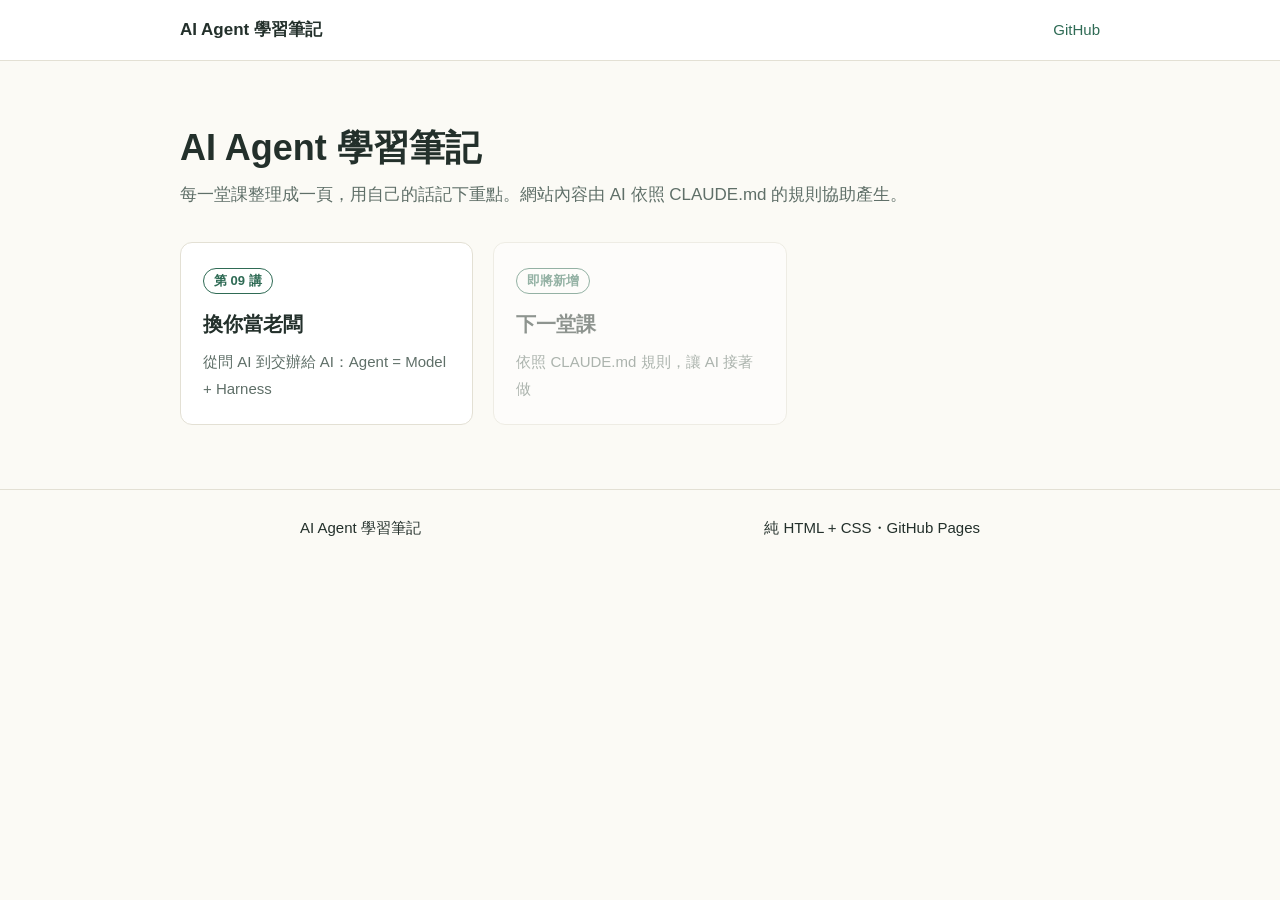
<file: index.html>
<!DOCTYPE html>
<html lang="zh-Hant-TW">
<head>
  <meta charset="UTF-8">
  <meta name="viewport" content="width=device-width, initial-scale=1.0">
  <title>AI Agent 學習筆記</title>
  <link rel="stylesheet" href="assets/style.css">
</head>
<body>

  <header class="site-header">
    <div class="wrap-wide">
      <a class="brand" href="index.html">AI Agent 學習筆記</a>
      <nav><a href="https://github.com/">GitHub</a></nav>
    </div>
  </header>

  <main class="wrap-wide">
    <section class="home-hero">
      <h1>AI Agent 學習筆記</h1>
      <p>每一堂課整理成一頁，用自己的話記下重點。網站內容由 AI 依照 CLAUDE.md 的規則協助產生。</p>
    </section>

    <section class="card-grid">
      <a class="card" href="notes/09-be-the-boss.html">
        <span class="badge">第 09 講</span>
        <h3>換你當老闆</h3>
        <p>從問 AI 到交辦給 AI：Agent = Model + Harness</p>
      </a>
      <div class="card coming">
        <span class="badge">即將新增</span>
        <h3>下一堂課</h3>
        <p>依照 CLAUDE.md 規則，讓 AI 接著做</p>
      </div>
    </section>
  </main>

  <footer class="site-footer">
    <div class="wrap">
      <span>AI Agent 學習筆記</span>
      <span>純 HTML + CSS・GitHub Pages</span>
    </div>
  </footer>

</body>
</html>
</file>
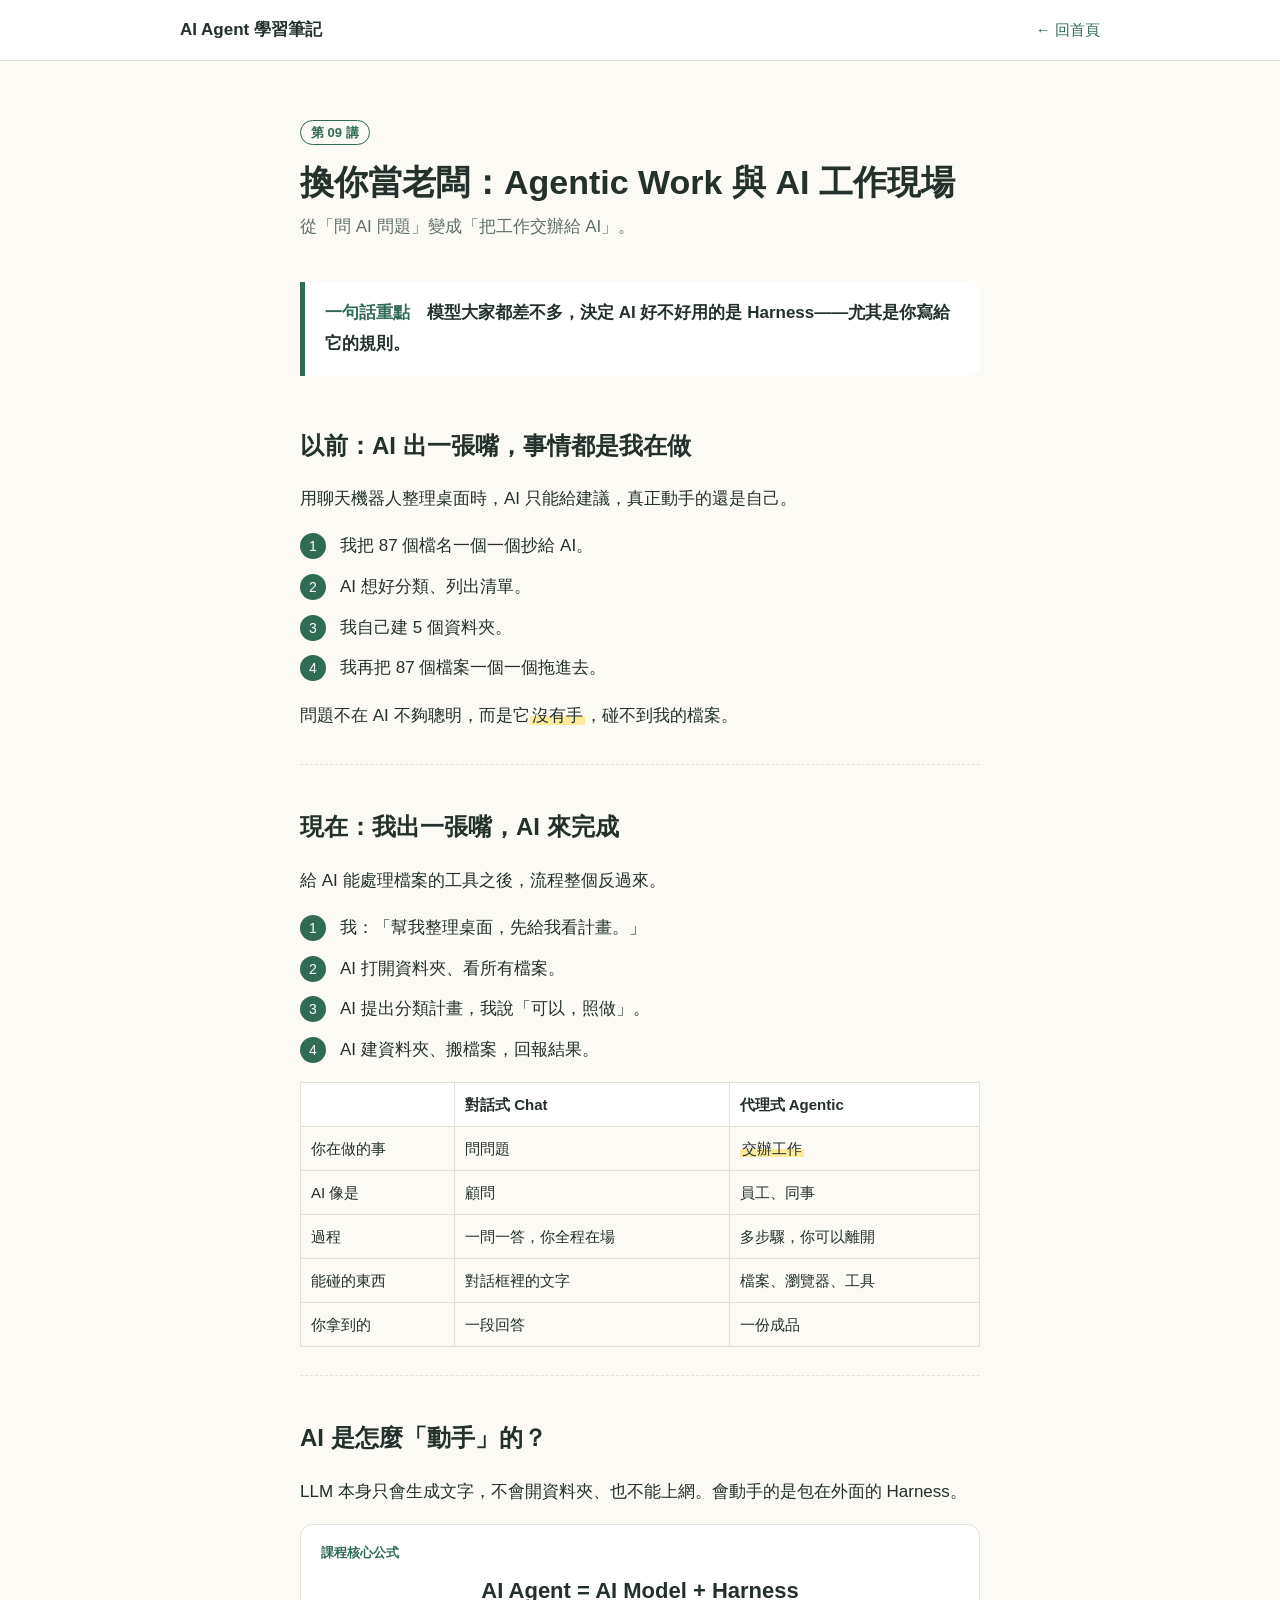
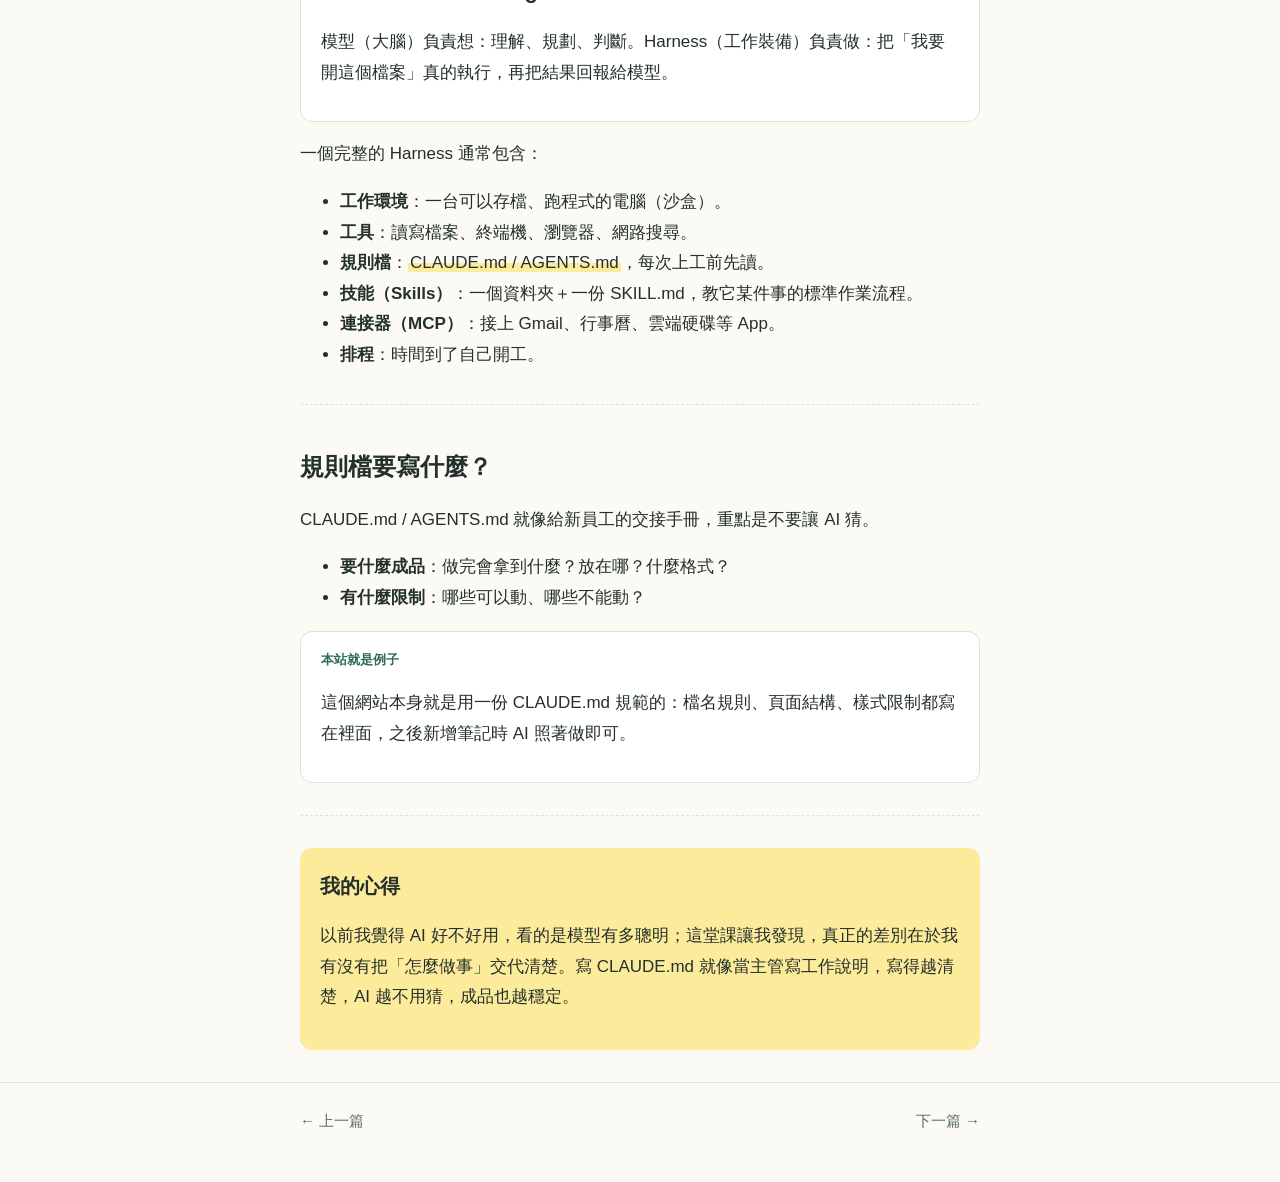
<file: notes/09-be-the-boss.html>
<!DOCTYPE html>
<html lang="zh-Hant-TW">
<head>
  <meta charset="UTF-8">
  <meta name="viewport" content="width=device-width, initial-scale=1.0">
  <title>第 09 講：換你當老闆｜AI Agent 學習筆記</title>
  <link rel="stylesheet" href="../assets/style.css">
</head>
<body>

  <header class="site-header">
    <div class="wrap-wide">
      <a class="brand" href="../index.html">AI Agent 學習筆記</a>
      <nav><a href="../index.html">← 回首頁</a></nav>
    </div>
  </header>

  <main class="wrap">
    <section class="note-hero">
      <span class="badge">第 09 講</span>
      <h1>換你當老闆：Agentic Work 與 AI 工作現場</h1>
      <p class="lead">從「問 AI 問題」變成「把工作交辦給 AI」。</p>
    </section>

    <p class="tldr">模型大家都差不多，決定 AI 好不好用的是 Harness——尤其是你寫給它的規則。</p>

    <section class="note-section">
      <h2>以前：AI 出一張嘴，事情都是我在做</h2>
      <p>用聊天機器人整理桌面時，AI 只能給建議，真正動手的還是自己。</p>
      <ol class="steps">
        <li>我把 87 個檔名一個一個抄給 AI。</li>
        <li>AI 想好分類、列出清單。</li>
        <li>我自己建 5 個資料夾。</li>
        <li>我再把 87 個檔案一個一個拖進去。</li>
      </ol>
      <p>問題不在 AI 不夠聰明，而是它<mark>沒有手</mark>，碰不到我的檔案。</p>
    </section>

    <section class="note-section">
      <h2>現在：我出一張嘴，AI 來完成</h2>
      <p>給 AI 能處理檔案的工具之後，流程整個反過來。</p>
      <ol class="steps">
        <li>我：「幫我整理桌面，先給我看計畫。」</li>
        <li>AI 打開資料夾、看所有檔案。</li>
        <li>AI 提出分類計畫，我說「可以，照做」。</li>
        <li>AI 建資料夾、搬檔案，回報結果。</li>
      </ol>
      <table class="compare">
        <tr><th></th><th>對話式 Chat</th><th>代理式 Agentic</th></tr>
        <tr><td>你在做的事</td><td>問問題</td><td><mark>交辦工作</mark></td></tr>
        <tr><td>AI 像是</td><td>顧問</td><td>員工、同事</td></tr>
        <tr><td>過程</td><td>一問一答，你全程在場</td><td>多步驟，你可以離開</td></tr>
        <tr><td>能碰的東西</td><td>對話框裡的文字</td><td>檔案、瀏覽器、工具</td></tr>
        <tr><td>你拿到的</td><td>一段回答</td><td>一份成品</td></tr>
      </table>
    </section>

    <section class="note-section">
      <h2>AI 是怎麼「動手」的？</h2>
      <p>LLM 本身只會生成文字，不會開資料夾、也不能上網。會動手的是包在外面的 Harness。</p>
      <div class="callout">
        <span class="label">課程核心公式</span>
        <p class="formula">AI Agent = AI Model + Harness</p>
        <p>模型（大腦）負責想：理解、規劃、判斷。Harness（工作裝備）負責做：把「我要開這個檔案」真的執行，再把結果回報給模型。</p>
      </div>
      <p>一個完整的 Harness 通常包含：</p>
      <ul>
        <li><strong>工作環境</strong>：一台可以存檔、跑程式的電腦（沙盒）。</li>
        <li><strong>工具</strong>：讀寫檔案、終端機、瀏覽器、網路搜尋。</li>
        <li><strong>規則檔</strong>：<mark>CLAUDE.md / AGENTS.md</mark>，每次上工前先讀。</li>
        <li><strong>技能（Skills）</strong>：一個資料夾＋一份 SKILL.md，教它某件事的標準作業流程。</li>
        <li><strong>連接器（MCP）</strong>：接上 Gmail、行事曆、雲端硬碟等 App。</li>
        <li><strong>排程</strong>：時間到了自己開工。</li>
      </ul>
    </section>

    <section class="note-section">
      <h2>規則檔要寫什麼？</h2>
      <p>CLAUDE.md / AGENTS.md 就像給新員工的交接手冊，重點是不要讓 AI 猜。</p>
      <ul>
        <li><strong>要什麼成品</strong>：做完會拿到什麼？放在哪？什麼格式？</li>
        <li><strong>有什麼限制</strong>：哪些可以動、哪些不能動？</li>
      </ul>
      <div class="callout">
        <span class="label">本站就是例子</span>
        <p>這個網站本身就是用一份 CLAUDE.md 規範的：檔名規則、頁面結構、樣式限制都寫在裡面，之後新增筆記時 AI 照著做即可。</p>
      </div>
    </section>

    <section class="reflection">
      <h2>我的心得</h2>
      <p>以前我覺得 AI 好不好用，看的是模型有多聰明；這堂課讓我發現，真正的差別在於我有沒有把「怎麼做事」交代清楚。寫 CLAUDE.md 就像當主管寫工作說明，寫得越清楚，AI 越不用猜，成品也越穩定。</p>
    </section>
  </main>

  <footer class="site-footer">
    <div class="wrap">
      <span class="disabled">← 上一篇</span>
      <span class="disabled">下一篇 →</span>
    </div>
  </footer>

</body>
</html>
</file>
<file: assets/style.css>
:root {
  --ink: #23302b;
  --muted: #5f6f68;
  --paper: #fbfaf5;
  --card: #ffffff;
  --accent: #2f6b55;
  --marker: #fdeb9c;
  --line: #e3e0d4;
  --radius: 12px;
}

* { box-sizing: border-box; }

body {
  margin: 0;
  background: var(--paper);
  color: var(--ink);
  font-family: "Noto Sans TC", "PingFang TC", "Microsoft JhengHei", sans-serif;
  line-height: 1.8;
  font-size: 17px;
}

a { color: var(--accent); }

.wrap { max-width: 720px; margin: 0 auto; padding: 0 20px; }
.wrap-wide { max-width: 960px; margin: 0 auto; padding: 0 20px; }

/* 頁首 */
.site-header {
  border-bottom: 1px solid var(--line);
  background: var(--card);
}
.site-header .wrap-wide {
  display: flex; justify-content: space-between; align-items: center;
  height: 60px;
}
.site-header .brand { font-weight: 700; color: var(--ink); text-decoration: none; }
.site-header nav a { text-decoration: none; font-size: 15px; }

/* 首頁 */
.home-hero { padding: 64px 0 32px; }
.home-hero h1 { font-size: 36px; margin: 0 0 8px; line-height: 1.3; }
.home-hero p { color: var(--muted); margin: 0; }

.card-grid {
  display: grid;
  grid-template-columns: repeat(auto-fill, minmax(260px, 1fr));
  gap: 20px;
  padding-bottom: 64px;
}
.card {
  display: block;
  background: var(--card);
  border: 1px solid var(--line);
  border-radius: var(--radius);
  padding: 22px;
  color: var(--ink);
  text-decoration: none;
  transition: transform .15s, box-shadow .15s;
}
.card:hover { transform: translateY(-3px); box-shadow: 0 8px 20px rgba(0,0,0,.06); }
.card h3 { margin: 10px 0 6px; font-size: 20px; }
.card p { margin: 0; color: var(--muted); font-size: 15px; }
.card.coming { opacity: .5; pointer-events: none; }

.badge {
  display: inline-block;
  font-size: 13px;
  font-weight: 700;
  color: var(--accent);
  border: 1px solid var(--accent);
  border-radius: 999px;
  padding: 0 10px;
}

/* 筆記頁 */
.note-hero { padding: 56px 0 16px; }
.note-hero h1 { font-size: 34px; line-height: 1.3; margin: 12px 0 8px; }
.note-hero .lead { color: var(--muted); margin: 0; }

.tldr {
  margin: 24px 0 8px;
  padding: 16px 20px;
  border-left: 5px solid var(--accent);
  background: var(--card);
  border-radius: 0 var(--radius) var(--radius) 0;
  font-weight: 700;
}
.tldr::before { content: "一句話重點　"; color: var(--accent); }

.note-section { padding: 16px 0; border-bottom: 1px dashed var(--line); }
.note-section h2 { font-size: 24px; margin: 24px 0 8px; }

mark { background: linear-gradient(transparent 55%, var(--marker) 55%); color: inherit; padding: 0 2px; }

.callout {
  background: var(--card);
  border: 1px solid var(--line);
  border-radius: var(--radius);
  padding: 16px 20px;
  margin: 16px 0;
}
.callout .label { font-size: 13px; font-weight: 700; color: var(--accent); display: block; }
.callout .formula { font-size: 22px; font-weight: 700; text-align: center; margin: 6px 0; }

table.compare { width: 100%; border-collapse: collapse; margin: 12px 0; font-size: 15px; }
table.compare th, table.compare td { border: 1px solid var(--line); padding: 8px 10px; text-align: left; vertical-align: top; }
table.compare th { background: var(--card); }

ol.steps { counter-reset: s; list-style: none; padding: 0; }
ol.steps li { counter-increment: s; position: relative; padding-left: 40px; margin: 10px 0; }
ol.steps li::before {
  content: counter(s);
  position: absolute; left: 0; top: 2px;
  width: 26px; height: 26px; border-radius: 50%;
  background: var(--accent); color: #fff;
  font-size: 14px; text-align: center; line-height: 26px;
}

.reflection {
  margin: 32px 0;
  padding: 20px;
  background: var(--marker);
  border-radius: var(--radius);
}
.reflection h2 { margin: 0 0 6px; font-size: 20px; }

.site-footer {
  border-top: 1px solid var(--line);
  padding: 24px 0 48px;
  font-size: 15px;
}
.site-footer .wrap { display: flex; justify-content: space-between; gap: 12px; }
.site-footer .disabled { color: var(--muted); }

@media (max-width: 600px) {
  body { font-size: 16px; }
  .home-hero h1, .note-hero h1 { font-size: 28px; }
  .card-grid { grid-template-columns: 1fr; }
}

/* ===== 擴充區 ===== */
</file>
